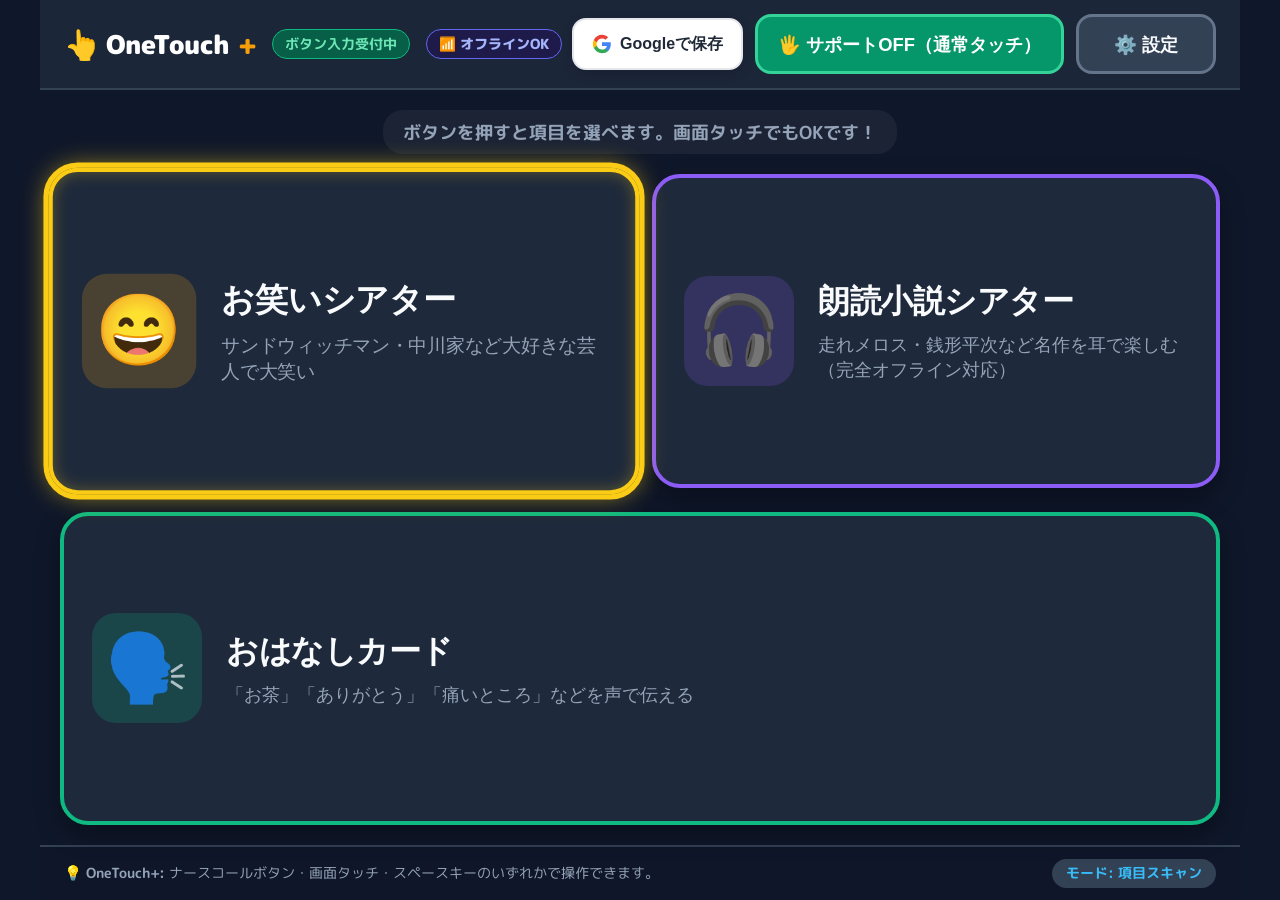
<file: index.html>
<!DOCTYPE html>
<html lang="ja">
<head>
  <meta charset="UTF-8">
  <meta name="viewport" content="width=device-width, initial-scale=1.0, maximum-scale=1.0, user-scalable=no">
  <title>OneTouch+（ワンタッチプラス）- ボタンひとつで楽しさと笑顔をプラス</title>
  <meta name="description" content="ナースコールボタンやワンタップで動画やお笑い、ゲーム、意思伝達が楽しめる介護・ベッドサイド向け支援ポータル">
  <meta name="theme-color" content="#2563eb">
  <link rel="icon" type="image/svg+xml" href="icon.svg">
  <link rel="manifest" href="manifest.json">
  <link rel="stylesheet" href="css/style.css">
  <link rel="preconnect" href="https://fonts.googleapis.com">
  <link rel="preconnect" href="https://fonts.gstatic.com" crossorigin>
  <link href="https://fonts.googleapis.com/css2?family=M+PLUS+Rounded+1c:wght@500;700;800;900&display=swap" rel="stylesheet">
  <!-- Google Identity Services -->
  <script src="https://accounts.google.com/gsi/client" async defer></script>
</head>
<body>
  <!-- クロスヘア走査線オーバーレイ -->
  <div id="crosshair-overlay" class="crosshair-overlay hidden">
    <div id="scan-line-horizontal" class="scan-line horizontal"></div>
    <div id="scan-line-vertical" class="scan-line vertical"></div>
    <div id="crosshair-target" class="crosshair-target hidden"></div>
  </div>

  <!-- メインコンテナ -->
  <div class="app-container">
    <!-- ヘッダー -->
    <header class="app-header">
      <div class="header-left">
        <h1 class="app-title"><span class="title-logo">👆</span> OneTouch<span class="title-plus">+</span></h1>
        <div id="input-status-badge" class="status-badge">ボタン入力受付中</div>
        <div id="offline-status-badge" class="offline-badge" title="インターネットがなくても動きます">📶 オフラインOK</div>
      </div>
      <div class="header-right">
        <!-- Google ドライブ保存・ログインボタン -->
        <button id="btn-google-auth" class="btn-google-auth" title="Googleアカウントで設定やデータを保存">
          <svg class="google-icon" viewBox="0 0 24 24" width="20" height="20">
            <path fill="#4285F4" d="M22.56 12.25c0-.78-.07-1.53-.2-2.25H12v4.26h5.92c-.26 1.37-1.04 2.53-2.21 3.31v2.77h3.57c2.08-1.92 3.28-4.74 3.28-8.09z"/>
            <path fill="#34A853" d="M12 23c2.97 0 5.46-.98 7.28-2.66l-3.57-2.77c-.98.66-2.23 1.06-3.71 1.06-2.86 0-5.29-1.93-6.16-4.53H2.18v2.84C3.99 20.53 7.7 23 12 23z"/>
            <path fill="#FBBC05" d="M5.84 14.09c-.22-.66-.35-1.36-.35-2.09s.13-1.43.35-2.09V7.06H2.18C1.43 8.55 1 10.22 1 12s.43 3.45 1.18 4.94l2.85-2.22.81-.63z"/>
            <path fill="#EA4335" d="M12 5.38c1.62 0 3.06.56 4.21 1.64l3.15-3.15C17.45 2.09 14.97 1 12 1 7.7 1 3.99 3.47 2.18 7.06l3.66 2.84c.87-2.6 3.3-4.52 6.16-4.52z"/>
          </svg>
          <span>Googleで保存</span>
        </button>

        <button id="btn-support-toggle" class="btn-support" data-action="toggle-support">🖐️ サポートOFF（通常タッチ）</button>
        <button id="btn-settings-toggle" class="btn-sub scannable" data-action="toggle-settings">⚙️ 設定</button>
      </div>
    </header>

    <!-- 設定モーダル/パネル -->
    <div id="settings-panel" class="settings-panel hidden">
      <div class="settings-content">
        <h2>操作・スキャン設定</h2>
        
        <div class="setting-item">
          <label>選択モード</label>
          <div class="setting-options">
            <button class="btn-opt scannable active" data-setting="mode" data-val="item">① 項目スキャン（順次枠移動）</button>
            <button class="btn-opt scannable" data-setting="mode" data-val="crosshair">② 十字線スキャン（上下左右のクロス）</button>
          </div>
        </div>

        <div class="setting-item">
          <label>スキャン速度（5段階）</label>
          <div class="setting-options speed-grid">
            <button class="btn-opt scannable" data-setting="speed" data-val="v-slowest">① 超ゆっくり（約5秒間隔 / 走査 最遅）</button>
            <button class="btn-opt scannable" data-setting="speed" data-val="v-slow">② ゆっくり（約3.5秒間隔 / 走査 遅）</button>
            <button class="btn-opt scannable active" data-setting="speed" data-val="v-normal">③ ふつう（約2.2秒間隔 / 走査 中）</button>
            <button class="btn-opt scannable" data-setting="speed" data-val="v-fast">④ やや速い（約1.5秒間隔 / 走査 やや速）</button>
            <button class="btn-opt scannable" data-setting="speed" data-val="v-fastest">⑤ 速い（約1.0秒間隔 / 走査 速）</button>
          </div>
        </div>

        <div class="setting-item">
          <label>おはなしカードの声の種類</label>
          <div class="setting-options">
            <button class="btn-opt scannable active" data-setting="voice-type" data-val="female">🌸 やさしい声（女性・ななみ）</button>
            <button class="btn-opt scannable" data-setting="voice-type" data-val="male">👔 おちついた声（男性・けいた）</button>
          </div>
        </div>

        <div class="setting-item">
          <label>効果音</label>
          <div class="setting-options">
            <button class="btn-opt scannable active" data-setting="sound" data-val="on">音を鳴らす 🔊</button>
            <button class="btn-opt scannable" data-setting="sound" data-val="off">消音 🔇</button>
          </div>
        </div>

        <div class="settings-actions">
          <button class="btn-primary scannable" data-action="close-settings">設定をとじる</button>
        </div>
      </div>
    </div>

    <!-- メインコンテンツ領域 -->
    <main class="app-main">
      <!-- 1. ホーム画面（メニュー） -->
      <section id="view-home" class="view-section active">
        <div class="section-intro">
          <p class="intro-tip">ボタンを押すと項目を選べます。画面タッチでもOKです！</p>
        </div>
        <div class="menu-grid">
          <button class="menu-card scannable color-video" data-view="video">
            <div class="card-icon">😄</div>
            <div class="card-body">
              <div class="card-title">お笑いシアター</div>
              <div class="card-desc">サンドウィッチマン・中川家など大好きな芸人で大笑い</div>
            </div>
          </button>

          <!-- 新設：朗読小説シアター（スロットと花火の代わり） -->
          <button class="menu-card scannable color-books" data-view="books">
            <div class="card-icon">🎧</div>
            <div class="card-body">
              <div class="card-title">朗読小説シアター</div>
              <div class="card-desc">走れメロス・銭形平次など名作を耳で楽しむ（完全オフライン対応）</div>
            </div>
          </button>

          <button class="menu-card scannable color-voice" data-view="voice" style="grid-column: span 2;">
            <div class="card-icon">🗣️</div>
            <div class="card-body">
              <div class="card-title">おはなしカード</div>
              <div class="card-desc">「お茶」「ありがとう」「痛いところ」などを声で伝える</div>
            </div>
          </button>
        </div>
      </section>

      <!-- 2. 動画シアター画面（お父さんのお笑いシアター方式） -->
      <section id="view-video" class="view-section">
        <!-- 芸人・スター選択画面 -->
        <div id="video-selector-screen">
          <div class="view-bar">
            <button class="btn-back scannable" data-action="back-home">◀ ホームへ戻る</button>
            <div class="view-title">お父さんのお笑いシアター</div>
            <div class="header-hint-badge">誰の動画を見ますか？</div>
          </div>

          <div class="video-comedian-grid" id="comedian-grid">
            <!-- 芸人・スターの特大カード一覧 -->
            <button class="comedian-card scannable card-sand" data-comedian="sand">
              <span class="c-icon">🎙️</span>
              <div class="c-info">
                <span class="c-name">サンドウィッチマン</span>
                <span class="c-desc">定番の爆笑コント＆漫才</span>
              </div>
            </button>

            <button class="comedian-card scannable card-nakagawa" data-comedian="nakagawake">
              <span class="c-icon">🚃</span>
              <div class="c-info">
                <span class="c-name">中川家</span>
                <span class="c-desc">電車のモノマネ・日常観察漫才</span>
              </div>
            </button>

            <button class="comedian-card scannable card-kamaitachi" data-comedian="kamaitachi">
              <span class="c-icon">😺</span>
              <div class="c-info">
                <span class="c-name">かまいたち</span>
                <span class="c-desc">軽快なコントと痛快トーク</span>
              </div>
            </button>

            <button class="comedian-card scannable card-chidori" data-comedian="chidori">
              <span class="c-icon">🦅</span>
              <div class="c-info">
                <span class="c-name">千鳥</span>
                <span class="c-desc">クセがすごい爆笑トーク＆漫才</span>
              </div>
            </button>

            <button class="comedian-card scannable card-knights" data-comedian="knights">
              <span class="c-icon">👓</span>
              <div class="c-info">
                <span class="c-name">ナイツ</span>
                <span class="c-desc">聞き取りやすく笑えるヤホー漫才</span>
              </div>
            </button>

            <button class="comedian-card scannable card-soshina" data-comedian="soshina">
              <span class="c-icon">⚡</span>
              <div class="c-info">
                <span class="c-name">粗品（霜降り明星）</span>
                <span class="c-desc">痛快フリップネタ＆ツッコミ</span>
              </div>
            </button>

            <button class="comedian-card scannable card-ohtani" data-comedian="ohtani">
              <span class="c-icon">⚾</span>
              <div class="c-info">
                <span class="c-name">大谷翔平</span>
                <span class="c-desc">豪快なホームラン＆名場面集</span>
              </div>
            </button>

            <button class="comedian-card scannable card-drifters" data-comedian="drifters">
              <span class="c-icon">📺</span>
              <div class="c-info">
                <span class="c-name">志村けん・ドリフ</span>
                <span class="c-desc">全員集合！懐かしの爆笑コント</span>
              </div>
            </button>

            <button class="comedian-card scannable card-songs" data-comedian="songs">
              <span class="c-icon">🎵</span>
              <div class="c-info">
                <span class="c-name">懐かしの昭和歌謡</span>
                <span class="c-desc">心に残る想い出のヒット曲</span>
              </div>
            </button>

            <button class="comedian-card scannable card-nature" data-comedian="nature">
              <span class="c-icon">🏞️</span>
              <div class="c-info">
                <span class="c-name">日本の絶景・鉄道</span>
                <span class="c-desc">美しい自然風景とローカル線</span>
              </div>
            </button>
          </div>
        </div>

        <!-- 2-B. 芸人の動画一覧選択画面（新設！） -->
        <div id="video-list-screen" class="hidden">
          <div class="view-bar">
            <button class="btn-back scannable" data-action="back-to-comedians">◀ 芸人を選び直す</button>
            <div class="theater-channel-badge" id="video-list-comedian-name">サンドウィッチマン</div>
            <div class="header-hint-badge">どの動画を見ますか？</div>
          </div>

          <div id="video-list-loading" class="video-loading-box hidden">
            <div class="loader-spinner"></div>
            <p>面白い動画を探しています...</p>
          </div>

          <!-- たくさんの動画カードが並ぶグリッド -->
          <div class="video-items-grid" id="video-items-container">
            <!-- JSで動的にサムネイル付きの特大動画カードが挿入される -->
          </div>
        </div>

        <!-- 2-C. 大画面動画プレイヤー画面 -->
        <div id="video-theater-screen" class="hidden">
          <div class="view-bar">
            <button class="btn-back scannable" data-action="back-to-video-list">◀ 動画一覧に戻る</button>
            <div class="theater-channel-badge" id="theater-channel-name">サンドウィッチマン</div>
            <button class="btn-action scannable" data-action="theater-next">⏭️ つぎの動画へ</button>
          </div>

          <div class="video-player-container">
            <div class="video-wrapper">
              <iframe id="video-frame" 
                      src="" 
                      title="シアタープレイヤー" 
                      frameborder="0" 
                      allow="accelerometer; autoplay; clipboard-write; encrypted-media; gyroscope; picture-in-picture" 
                      allowfullscreen>
              </iframe>
            </div>
            <div class="video-caption">
              <div class="caption-left">
                <h3 id="video-title">動画を読み込んでいます...</h3>
                <span id="video-index-badge" class="index-badge">動画 1 / 10</span>
              </div>
              <div class="caption-right">
                <button class="btn-theater-skip scannable" data-action="theater-next">⏭️ 次の動画へ（ボタンでスキップ）</button>
              </div>
            </div>
          </div>
        </div>
      </section>

      <!-- 3. 新設：朗読小説シアター画面（スロット・花火の代わり） -->
      <section id="view-books" class="view-section">
        <!-- 3-A. 作品選択画面 -->
        <div id="books-selector-screen">
          <div class="view-bar">
            <button class="btn-back scannable" data-action="back-home">◀ ホームへ戻る</button>
            <div class="view-title">朗読小説シアター</div>
            <div class="header-hint-badge">どの小説を聴きますか？</div>
          </div>

          <div class="books-grid" id="books-grid">
            <!-- JSで動的に作品カードが生成される -->
          </div>
        </div>

        <!-- 3-B. 朗読プレイヤー画面（超特大1行表示・弱視・複視配慮） -->
        <div id="books-player-screen" class="hidden">
          <div class="view-bar">
            <button class="btn-back scannable" data-action="back-to-books-list">◀ 本を選び直す</button>
            <div class="book-playing-badge" id="book-playing-title">走れメロス - 太宰 治</div>
            <button class="btn-action scannable" id="btn-book-play-toggle" data-action="book-toggle-play">
              ⏸️ 一時停止
            </button>
          </div>

          <!-- 超特大1行テキスト表示エリア（文字が二重に見える方でもくっきり読める） -->
          <div class="book-reader-container">
            <div class="book-sentence-display">
              <div id="book-current-sentence" class="large-sentence">
                物語を読み込んでいます...
              </div>
            </div>
            
            <div class="book-progress-bar-wrap">
              <div id="book-progress-fill" class="book-progress-fill" style="width: 0%;"></div>
            </div>
            <div id="book-progress-text" class="book-progress-text">第 1 節 / 全 24 節</div>

            <!-- 下部ワンタッチ操作バー（しおり・最初から読む対応） -->
            <div class="book-controls-bar">
              <button class="btn-book-ctrl btn-book-restart scannable" data-action="book-restart" title="この本を一番最初から再生します">
                ⏮️ 最初から読む
              </button>
              <button class="btn-book-ctrl scannable" data-action="book-rewind" title="1つ前の文に戻ります">
                ⏪ 前の文へ
              </button>
              <button class="btn-book-ctrl-main scannable" data-action="book-toggle-play" id="btn-book-ctrl-center">
                ⏯️ 停止 / 再開
              </button>
              <button class="btn-book-ctrl scannable" data-action="book-forward" title="次の文へ進みます">
                ⏭️ 次の文へ
              </button>
            </div>
          </div>
        </div>
      </section>

      <!-- 5. おはなしカード（意思伝達・ボイス）画面 -->
      <section id="view-voice" class="view-section">
        <div class="view-bar">
          <button class="btn-back scannable" data-action="back-home">◀ ホームへ戻る</button>
          <div class="view-title" id="voice-view-title">おはなしカード</div>
          <span class="hint-text" id="voice-view-hint">押すと声でお知らせします</span>
        </div>

        <!-- 基本カード群 -->
        <div id="voice-main-grid" class="voice-grid">
          <button class="voice-card scannable color-v1" data-voice-key="tea" data-phrase="お茶をください">
            <span class="v-icon">🍵</span>
            <span class="v-text">お茶をください</span>
          </button>

          <button class="voice-card scannable color-v2" data-voice-key="thanks" data-phrase="ありがとうございます">
            <span class="v-icon">🙏</span>
            <span class="v-text">ありがとう</span>
          </button>

          <button class="voice-card scannable color-v3" data-voice-key="tv" data-phrase="テレビをつけてください">
            <span class="v-icon">📺</span>
            <span class="v-text">テレビをつけて</span>
          </button>

          <button class="voice-card scannable color-v4" data-voice-key="yes" data-phrase="はい、そうです">
            <span class="v-icon">⭕</span>
            <span class="v-text">はい</span>
          </button>

          <button class="voice-card scannable color-v5" data-voice-key="no" data-phrase="いいえ、ちがいます">
            <span class="v-icon">❌</span>
            <span class="v-text">いいえ</span>
          </button>

          <!-- 痛いですボタン（押すと部位選択へ切り替え） -->
          <button class="voice-card scannable color-v6" data-action="open-pain-menu" data-voice-key="pain" data-phrase="痛いです、助けてください">
            <span class="v-icon">⚡</span>
            <span class="v-text">痛いです ➔</span>
          </button>

          <button class="voice-card scannable color-v7" data-voice-key="turn" data-phrase="体の向きを変えてください">
            <span class="v-icon">🛌</span>
            <span class="v-text">向きを変えて</span>
          </button>

          <button class="voice-card scannable color-v8" data-voice-key="call" data-phrase="呼んでいます、来てください">
            <span class="v-icon">🔔</span>
            <span class="v-text">呼出ベル</span>
          </button>
        </div>

        <!-- 痛い部位選択カード群（最初は非表示） -->
        <div id="voice-pain-grid" class="voice-grid hidden">
          <button class="voice-card scannable color-back" data-action="back-to-main-voice">
            <span class="v-icon">◀</span>
            <span class="v-text">もどる</span>
          </button>

          <button class="voice-card scannable color-v6" data-voice-key="pain_head" data-phrase="頭が痛いです">
            <span class="v-icon">🧠</span>
            <span class="v-text">あたま</span>
          </button>

          <button class="voice-card scannable color-v6" data-voice-key="pain_stomach" data-phrase="お腹や胸が痛いです">
            <span class="v-icon">🫁</span>
            <span class="v-text">おなか・むね</span>
          </button>

          <!-- 膀胱炎・尿結石・下腹部痛 -->
          <button class="voice-card scannable color-v6" data-voice-key="pain_urine" data-phrase="おしっこのあたり、下腹部が痛いです">
            <span class="v-icon">💧</span>
            <span class="v-text">おしっこ・下腹部</span>
          </button>

          <button class="voice-card scannable color-v6" data-voice-key="pain_arm" data-phrase="手や腕が痛いです">
            <span class="v-icon">🦾</span>
            <span class="v-text">て・うで</span>
          </button>

          <button class="voice-card scannable color-v6" data-voice-key="pain_leg" data-phrase="足や腰が痛いです">
            <span class="v-icon">🦵</span>
            <span class="v-text">あし・こし</span>
          </button>

          <button class="voice-card scannable color-v6" data-voice-key="pain_back" data-phrase="背中やお尻が痛いです">
            <span class="v-icon">🛌</span>
            <span class="v-text">せなか・おしり</span>
          </button>

          <button class="voice-card scannable color-v6" data-voice-key="pain_general" data-phrase="全身が痛いです">
            <span class="v-icon">😣</span>
            <span class="v-text">ぜんぶ痛い</span>
          </button>
        </div>

        <div id="voice-last-spoken" class="voice-last-spoken hidden">
          発話中: <span id="voice-text-display"></span>
        </div>
      </section>
    </main>

    <!-- 下部インジケーター・ガイド -->
    <footer class="app-footer">
      <div class="footer-hint">
        💡 <strong>OneTouch+:</strong> ナースコールボタン・画面タッチ・スペースキーのいずれかで操作できます。
      </div>
      <div id="scan-mode-indicator" class="scan-indicator">モード: 項目スキャン</div>
    </footer>
  </div>

  <!-- Google ドライブ連携・ログインモーダル -->
  <div id="google-auth-modal" class="settings-panel hidden">
    <div class="settings-content">
      <h2>☁️ Google ドライブにデータを保存</h2>
      
      <div id="auth-unregistered-view">
        <p style="font-size: 1.1rem; line-height: 1.6; color: #cbd5e1;">
          Googleアカウントでログインすると、お父さんの<strong>お気に入り動画・スキャン速度・設定</strong>が、あなた専用の<strong>Googleドライブ</strong>に安全に保存・自動同期されます！
        </p>
        
        <div class="drive-features-list">
          <div class="feature-badge">🔒 <strong>安心のセキュリティ</strong>: データはご自身のGoogleドライブ内のみに保存され、他者に見られることはありません。</div>
          <div class="feature-badge">📱 <strong>どこでも同期</strong>: 別のタブレットやスマホからログインしても、同じ設定やお気に入りで楽しめます。</div>
          <div class="feature-badge">👤 <strong>ゲストのままでもOK</strong>: ログインしなくても、そのまま手軽にお使いいただけます。</div>
        </div>

        <div class="settings-actions" style="display: flex; flex-direction: column; gap: 12px; margin-top: 20px;">
          <button id="btn-save-client-id-login" class="btn-primary" style="font-size: 1.3rem; padding: 16px; display: flex; align-items: center; justify-content: center; gap: 10px;">
            <svg viewBox="0 0 24 24" width="24" height="24">
              <path fill="#fff" d="M22.56 12.25c0-.78-.07-1.53-.2-2.25H12v4.26h5.92c-.26 1.37-1.04 2.53-2.21 3.31v2.77h3.57c2.08-1.92 3.28-4.74 3.28-8.09z"/>
              <path fill="#fff" d="M12 23c2.97 0 5.46-.98 7.28-2.66l-3.57-2.77c-.98.66-2.23 1.06-3.71 1.06-2.86 0-5.29-1.93-6.16-4.53H2.18v2.84C3.99 20.53 7.7 23 12 23z"/>
              <path fill="#fff" d="M5.84 14.09c-.22-.66-.35-1.36-.35-2.09s.13-1.43.35-2.09V7.06H2.18C1.43 8.55 1 10.22 1 12s.43 3.45 1.18 4.94l2.85-2.22.81-.63z"/>
              <path fill="#fff" d="M12 5.38c1.62 0 3.06.56 4.21 1.64l3.15-3.15C17.45 2.09 14.97 1 12 1 7.7 1 3.99 3.47 2.18 7.06l3.66 2.84c.87-2.6 3.3-4.52 6.16-4.52z"/>
            </svg>
            Googleでログインする
          </button>
          <button id="btn-demo-login" class="btn-sub" style="border-color: #3b82f6; color: #60a5fa; font-size: 1.1rem; padding: 12px;">デモログイン（お試し体験）</button>
        </div>
      </div>

      <div id="auth-registered-view" class="hidden">
        <div style="display: flex; align-items: center; gap: 16px; background: #0f172a; padding: 16px; border-radius: 16px; border: 2px solid #334155;">
          <img id="auth-user-avatar" src="icon.svg" style="width: 60px; height: 60px; border-radius: 50%;" alt="user">
          <div>
            <div id="auth-user-name" style="font-size: 1.3rem; font-weight: 800; color: #fff;">ユーザー名</div>
            <div style="font-size: 0.95rem; color: #10b981; font-weight: 700; margin-top: 4px;">☁️ Googleドライブ同期中</div>
          </div>
        </div>

        <div style="margin-top: 20px; display: flex; gap: 12px;">
          <button id="btn-manual-sync" class="btn-primary" style="flex: 1;">今すぐ同期（保存）</button>
          <button id="btn-google-logout" class="btn-sub" style="flex: 1; border-color: #ef4444; color: #f87171;">ログアウト</button>
        </div>
      </div>

      <div style="margin-top: 14px;">
        <button id="btn-close-auth-modal" class="btn-sub" style="width: 100%;">とじる</button>
      </div>
    </div>
  </div>

  <!-- スクリプト読み込み -->
  <script src="js/audio.js"></script>
  <script src="js/books-data.js"></script>
  <script src="js/drive.js"></script>
  <script src="js/scanner.js"></script>
  <script src="js/app.js"></script>
  <!-- Service Worker 登録（完全オフライン対応 & 自動更新） -->
  <script>
    if ('serviceWorker' in navigator) {
      window.addEventListener('load', () => {
        navigator.serviceWorker.register('./sw.js')
          .then((reg) => {
            console.log('OneTouch+ Service Worker registered:', reg.scope);
            // 最新コードを常にチェック
            reg.update();
            const badge = document.getElementById('offline-status-badge');
            if (badge) {
              badge.textContent = '📶 オフラインOK';
              badge.style.borderColor = '#10b981';
              badge.style.color = '#6ee7b7';
            }
          })
          .catch((err) => console.warn('Service Worker registration failed:', err));
      });

      // オンライン・オフライン検知
      window.addEventListener('offline', () => {
        const badge = document.getElementById('offline-status-badge');
        if (badge) {
          badge.textContent = '📴 オフライン動作中';
          badge.style.backgroundColor = '#7f1d1d';
          badge.style.borderColor = '#f87171';
          badge.style.color = '#fecaca';
        }
      });

      window.addEventListener('online', () => {
        const badge = document.getElementById('offline-status-badge');
        if (badge) {
          badge.textContent = '📶 オンライン復帰';
          setTimeout(() => {
            badge.textContent = '📶 オフラインOK';
            badge.style.backgroundColor = '#1e1b4b';
            badge.style.borderColor = '#6366f1';
            badge.style.color = '#a5b4fc';
          }, 3000);
        }
      });
    }
  </script>
</body>
</html>
</file>
<file: css/style.css>
/* ========================================================
   ワンボタン・ポータル スタイルシート
   高視認性・タブレット（Fire HD 10 / iPad）最適化
   ======================================================== */

:root {
  --primary-color: #2563eb;
  --primary-hover: #1d4ed8;
  --accent-color: #f59e0b;
  --bg-color: #0f172a;
  --card-bg: #1e293b;
  --card-border: #334155;
  --text-main: #f8fafc;
  --text-muted: #94a3b8;
  
  /* スキャン強調色 */
  --scan-highlight-color: #facc15;
  --scan-highlight-shadow: rgba(250, 204, 21, 0.7);

  /* クロスヘア走査線色 */
  --crosshair-line-color: #06b6d4;
  --crosshair-active-color: #f43f5e;
}

* {
  box-sizing: border-box;
  margin: 0;
  padding: 0;
  -webkit-tap-highlight-color: transparent;
  user-select: none;
}

body {
  font-family: 'M PLUS Rounded 1c', -apple-system, BlinkMacSystemFont, "Segoe UI", Roboto, sans-serif;
  background-color: var(--bg-color);
  color: var(--text-main);
  min-height: 100vh;
  overflow-x: hidden;
  touch-action: manipulation;
}

/* アプリ全体レイアウト */
.app-container {
  display: flex;
  flex-direction: column;
  min-height: 100vh;
  max-width: 1200px;
  margin: 0 auto;
  position: relative;
  z-index: 10;
}

/* ヘッダー */
.app-header {
  display: flex;
  justify-content: space-between;
  align-items: center;
  padding: 14px 24px;
  background-color: rgba(30, 41, 59, 0.9);
  backdrop-filter: blur(8px);
  border-bottom: 2px solid var(--card-border);
}

.header-left {
  display: flex;
  align-items: center;
  gap: 16px;
}

.app-title {
  font-size: 1.6rem;
  font-weight: 900;
  color: #fff;
  letter-spacing: -0.5px;
  display: flex;
  align-items: center;
  gap: 6px;
}

.title-logo {
  font-size: 1.8rem;
}

.title-plus {
  color: #f59e0b; /* 鮮やかなオレンジゴールドのプラス */
  font-weight: 900;
  margin-left: 2px;
}

.status-badge {
  background-color: #065f46;
  color: #6ee7b7;
  padding: 4px 12px;
  border-radius: 9999px;
  font-size: 0.85rem;
  font-weight: 700;
  border: 1px solid #10b981;
}

.offline-badge {
  background-color: #1e1b4b;
  color: #a5b4fc;
  padding: 4px 12px;
  border-radius: 9999px;
  font-size: 0.85rem;
  font-weight: 800;
  border: 1px solid #6366f1;
  display: flex;
  align-items: center;
  gap: 4px;
}

.header-right {
  display: flex;
  align-items: center;
  gap: 12px;
}

.btn-support {
  background-color: #059669;
  color: #fff;
  border: 3px solid #34d399;
  min-height: 60px;
  padding: 10px 20px;
  border-radius: 16px;
  font-size: 1.15rem;
  font-weight: 800;
  cursor: pointer;
  display: flex;
  align-items: center;
  justify-content: center;
  transition: all 0.2s ease;
}

.btn-support.off {
  background-color: #dc2626;
  border-color: #f87171;
  box-shadow: 0 0 15px rgba(220, 38, 38, 0.5);
}

.color-back {
  border-color: #64748b !important;
  background-color: #334155 !important;
}

.btn-sub {
  background-color: #334155;
  color: var(--text-main);
  border: 3px solid #64748b;
  min-height: 60px;
  min-width: 140px;
  padding: 10px 22px;
  border-radius: 16px;
  font-size: 1.15rem;
  font-weight: 800;
  cursor: pointer;
  display: flex;
  align-items: center;
  justify-content: center;
  transition: all 0.2s ease;
}

/* メイン領域 */
.app-main {
  flex: 1;
  padding: 20px;
  display: flex;
  flex-direction: column;
}

.view-section {
  display: none;
  flex-direction: column;
  flex: 1;
  animation: fadeIn 0.3s ease;
}

.view-section.active {
  display: flex;
}

@keyframes fadeIn {
  from { opacity: 0; transform: translateY(6px); }
  to { opacity: 1; transform: translateY(0); }
}

/* イントロ・案内 */
.section-intro {
  text-align: center;
  margin-bottom: 20px;
}

.intro-tip {
  font-size: 1.15rem;
  font-weight: 700;
  color: var(--text-muted);
  background-color: rgba(255, 255, 255, 0.05);
  display: inline-block;
  padding: 8px 20px;
  border-radius: 20px;
}

/* ========================================================
   スキャン対象（scannable）とフォーカス枠アニメーション
   ======================================================== */
.scannable {
  position: relative;
  transition: transform 0.2s ease, box-shadow 0.2s ease, border-color 0.2s ease;
  outline: none;
}

/* 項目スキャンで選択枠が当たっている時 */
.scannable.scan-focused {
  outline: 5px solid var(--scan-highlight-color) !important;
  box-shadow: 0 0 25px var(--scan-highlight-shadow), inset 0 0 15px rgba(250, 204, 21, 0.3) !important;
  transform: scale(1.04) !important;
  z-index: 50;
  border-color: #facc15 !important;
  animation: pulseScan 0.9s infinite alternate;
}

@keyframes pulseScan {
  0% { transform: scale(1.02); box-shadow: 0 0 15px var(--scan-highlight-shadow); }
  100% { transform: scale(1.06); box-shadow: 0 0 35px var(--scan-highlight-shadow); }
}

/* ========================================================
   クロスヘア（XY走査線・ポイントスキャン）
   ======================================================== */
.crosshair-overlay {
  position: fixed;
  top: 0;
  left: 0;
  width: 100vw;
  height: 100vh;
  pointer-events: none;
  z-index: 9999;
}

.crosshair-overlay.hidden {
  display: none;
}

.scan-line {
  position: absolute;
  box-shadow: 0 0 12px var(--crosshair-line-color);
  transition: opacity 0.2s;
}

.scan-line.horizontal {
  left: 0;
  width: 100%;
  height: 4px;
  background: linear-gradient(90deg, rgba(6, 182, 212, 0.2), #06b6d4 50%, rgba(6, 182, 212, 0.2));
  top: 0;
}

.scan-line.vertical {
  top: 0;
  height: 100%;
  width: 4px;
  background: linear-gradient(180deg, rgba(6, 182, 212, 0.2), #06b6d4 50%, rgba(6, 182, 212, 0.2));
  left: 0;
}

.scan-line.locked {
  background: #f43f5e !important;
  box-shadow: 0 0 16px #f43f5e !important;
  height: 5px;
  width: 5px;
}
.scan-line.horizontal.locked { width: 100%; height: 5px; }
.scan-line.vertical.locked { height: 100%; width: 5px; }

/* 交点ターゲット表示（波紋エフェクト） */
.crosshair-target {
  position: absolute;
  width: 40px;
  height: 40px;
  border-radius: 50%;
  border: 4px solid #f43f5e;
  transform: translate(-50%, -50%);
  animation: targetRipple 0.6s ease-out forwards;
  pointer-events: none;
}

@keyframes targetRipple {
  0% { transform: translate(-50%, -50%) scale(0.3); opacity: 1; }
  100% { transform: translate(-50%, -50%) scale(2.2); opacity: 0; border-color: #facc15; }
}

/* ========================================================
   1. メニュー画面（カードグリッド）- 超大型ボタンデザイン
   ======================================================== */
.menu-grid {
  display: grid;
  grid-template-columns: repeat(2, 1fr);
  gap: 24px;
  flex: 1;
  align-content: stretch;
}

@media (max-width: 680px) {
  .menu-grid {
    grid-template-columns: 1fr;
  }
}

.menu-card {
  display: flex;
  align-items: center;
  min-height: 200px; /* 高さを大幅に拡大！走査線が長く滞在できる */
  padding: 30px 28px;
  background-color: var(--card-bg);
  border: 4px solid var(--card-border);
  border-radius: 28px;
  color: var(--text-main);
  text-align: left;
  cursor: pointer;
  gap: 24px;
  box-shadow: 0 10px 25px rgba(0, 0, 0, 0.35);
}

.card-icon {
  font-size: 4.2rem;
  background: rgba(255, 255, 255, 0.08);
  width: 110px;
  height: 110px;
  display: flex;
  align-items: center;
  justify-content: center;
  border-radius: 24px;
  flex-shrink: 0;
}

.card-body {
  display: flex;
  flex-direction: column;
  gap: 8px;
}

.card-title {
  font-size: 2rem;
  font-weight: 900;
  letter-spacing: -0.5px;
}

.card-desc {
  font-size: 1.15rem;
  color: var(--text-muted);
}

/* カード固有アクセント */
.color-video { border-color: #f59e0b; }
.color-video .card-icon { background: rgba(245, 158, 11, 0.2); }

.color-books { border-color: #8b5cf6; }
.color-books .card-icon { background: rgba(139, 92, 246, 0.2); }

.color-voice { border-color: #10b981; }
.color-voice .card-icon { background: rgba(16, 185, 129, 0.2); }

/* ========================================================
   共通バー（戻るボタンなど）- 大型化
   ======================================================== */
.view-bar {
  display: flex;
  justify-content: space-between;
  align-items: center;
  margin-bottom: 20px;
  gap: 16px;
}

.btn-back {
  background-color: #475569;
  color: #fff;
  border: 3px solid #94a3b8;
  min-height: 75px;
  min-width: 180px;
  padding: 12px 28px;
  border-radius: 18px;
  font-size: 1.3rem;
  font-weight: 800;
  cursor: pointer;
  display: flex;
  align-items: center;
  justify-content: center;
}

.view-title {
  font-size: 1.6rem;
  font-weight: 800;
  color: #e2e8f0;
}

.btn-action {
  background-color: #0284c7;
  color: #fff;
  border: 3px solid #38bdf8;
  min-height: 75px;
  min-width: 200px;
  padding: 12px 28px;
  border-radius: 18px;
  font-size: 1.3rem;
  font-weight: 800;
  cursor: pointer;
  display: flex;
  align-items: center;
  justify-content: center;
}

/* ========================================================
   2-B. 芸人の動画一覧（サムネイル選択）
   ======================================================== */
.video-items-grid {
  display: grid;
  grid-template-columns: repeat(2, 1fr);
  gap: 20px;
  flex: 1;
}

@media (max-width: 768px) {
  .video-items-grid {
    grid-template-columns: 1fr;
  }
}

.video-item-card {
  display: flex;
  align-items: center;
  gap: 20px;
  background-color: var(--card-bg);
  border: 4px solid var(--card-border);
  border-radius: 24px;
  padding: 16px 20px;
  color: var(--text-main);
  text-align: left;
  cursor: pointer;
  min-height: 140px; /* 特大サイズで走査線がゆったり滞在 */
  box-shadow: 0 8px 24px rgba(0, 0, 0, 0.35);
  transition: all 0.2s ease;
}

.video-thumb-box {
  position: relative;
  width: 160px;
  height: 100px;
  border-radius: 16px;
  overflow: hidden;
  background-color: #0f172a;
  flex-shrink: 0;
  border: 2px solid #475569;
}

.video-thumb-img {
  width: 100%;
  height: 100%;
  object-fit: cover;
}

.video-play-badge {
  position: absolute;
  inset: 0;
  display: flex;
  align-items: center;
  justify-content: center;
  background: rgba(0, 0, 0, 0.4);
  font-size: 2rem;
  color: #fff;
  transition: transform 0.2s ease;
}

.video-item-card:hover .video-play-badge {
  transform: scale(1.15);
  background: rgba(245, 158, 11, 0.5);
}

.video-item-info {
  display: flex;
  flex-direction: column;
  gap: 8px;
  flex: 1;
}

.video-item-title {
  font-size: 1.35rem;
  font-weight: 800;
  line-height: 1.4;
  color: #f8fafc;
  display: -webkit-box;
  -webkit-line-clamp: 2;
  -webkit-box-orient: vertical;
  overflow: hidden;
}

.video-play-label {
  font-size: 0.95rem;
  font-weight: 700;
  color: #f59e0b;
  display: flex;
  align-items: center;
  gap: 4px;
}

.video-loading-box {
  display: flex;
  flex-direction: column;
  align-items: center;
  justify-content: center;
  padding: 40px;
  color: #f59e0b;
  font-size: 1.3rem;
  font-weight: 800;
  gap: 16px;
}

.loader-spinner {
  border: 5px solid rgba(245, 158, 11, 0.2);
  border-top-color: #f59e0b;
  border-radius: 50%;
  width: 50px;
  height: 50px;
  animation: spin 0.8s linear infinite;
}

@keyframes spin {
  to { transform: rotate(360deg); }
}
.video-comedian-grid {
  display: grid;
  grid-template-columns: repeat(2, 1fr);
  gap: 20px;
  flex: 1;
}

@media (max-width: 680px) {
  .video-comedian-grid {
    grid-template-columns: 1fr;
  }
}

.comedian-card {
  display: flex;
  align-items: center;
  min-height: 140px; /* 特大サイズで走査線がゆったり乗る */
  padding: 24px 22px;
  background-color: var(--card-bg);
  border: 4px solid var(--card-border);
  border-radius: 24px;
  color: var(--text-main);
  text-align: left;
  cursor: pointer;
  gap: 20px;
  box-shadow: 0 8px 24px rgba(0, 0, 0, 0.3);
}

.c-icon {
  font-size: 3.5rem;
  background: rgba(255, 255, 255, 0.08);
  width: 85px;
  height: 85px;
  display: flex;
  align-items: center;
  justify-content: center;
  border-radius: 20px;
  flex-shrink: 0;
}

.c-info {
  display: flex;
  flex-direction: column;
  gap: 6px;
}

.c-name {
  font-size: 1.6rem;
  font-weight: 900;
  color: #fff;
}

.c-desc {
  font-size: 1.05rem;
  color: var(--text-muted);
}

/* 芸人カードの個別アクセントカラー */
.card-sand { border-color: #f59e0b; }
.card-sand .c-icon { background: rgba(245, 158, 11, 0.2); }

.card-nakagawa { border-color: #3b82f6; }
.card-nakagawa .c-icon { background: rgba(59, 130, 246, 0.2); }

.card-kamaitachi { border-color: #f43f5e; }
.card-kamaitachi .c-icon { background: rgba(244, 63, 94, 0.2); }

.card-chidori { border-color: #10b981; }
.card-chidori .c-icon { background: rgba(16, 185, 129, 0.2); }

.card-knights { border-color: #a855f7; }
.card-knights .c-icon { background: rgba(168, 85, 247, 0.2); }

.card-soshina { border-color: #6366f1; }
.card-soshina .c-icon { background: rgba(99, 102, 241, 0.2); }

.card-ohtani { border-color: #06b6d4; }
.card-ohtani .c-icon { background: rgba(6, 182, 212, 0.2); }

.card-drifters { border-color: #ef4444; }
.card-drifters .c-icon { background: rgba(239, 68, 68, 0.2); }

.card-songs { border-color: #ec4899; }
.card-songs .c-icon { background: rgba(236, 72, 153, 0.2); }

.card-nature { border-color: #14b8a6; }
.card-nature .c-icon { background: rgba(20, 184, 166, 0.2); }

.header-hint-badge {
  background-color: #f59e0b;
  color: #000;
  font-weight: 800;
  padding: 8px 18px;
  border-radius: 9999px;
  font-size: 1.1rem;
}

.theater-channel-badge {
  background: linear-gradient(135deg, #f59e0b, #d97706);
  color: #000;
  font-weight: 900;
  font-size: 1.4rem;
  padding: 8px 24px;
  border-radius: 16px;
  border: 2px solid #fbbf24;
}

.video-caption {
  padding: 18px 24px;
  background-color: #1e293b;
  display: flex;
  justify-content: space-between;
  align-items: center;
  gap: 20px;
}

.caption-left {
  display: flex;
  flex-direction: column;
  gap: 6px;
}

.index-badge {
  color: #f59e0b;
  font-weight: 700;
  font-size: 1rem;
}

.btn-theater-skip {
  background: linear-gradient(135deg, #2563eb, #1d4ed8);
  color: #fff;
  border: 3px solid #60a5fa;
  min-height: 70px;
  padding: 12px 32px;
  border-radius: 20px;
  font-size: 1.3rem;
  font-weight: 900;
  cursor: pointer;
  box-shadow: 0 6px 20px rgba(37, 99, 235, 0.4);
}

.video-player-container {
  display: flex;
  flex-direction: column;
  flex: 1;
  background-color: #000;
  border-radius: 20px;
  overflow: hidden;
  border: 3px solid #334155;
}

.video-wrapper {
  position: relative;
  padding-bottom: 56.25%; /* 16:9比率 */
  height: 0;
}

.video-wrapper iframe {
  position: absolute;
  top: 0;
  left: 0;
  width: 100%;
  height: 100%;
}

.video-caption {
  padding: 16px 20px;
  background-color: #1e293b;
  display: flex;
  justify-content: space-between;
  align-items: center;
}

.video-caption h3 {
  font-size: 1.2rem;
  font-weight: 800;
  color: #f1f5f9;
}

.video-caption p {
  font-size: 0.9rem;
  color: #fbbf24;
  font-weight: 700;
}

/* ========================================================
   3. 朗読小説シアター（複視・弱視配慮 特大1行表示）
   ======================================================== */
.books-grid {
  display: grid;
  grid-template-columns: repeat(2, 1fr);
  gap: 20px;
  flex: 1;
}

@media (max-width: 768px) {
  .books-grid {
    grid-template-columns: 1fr;
  }
}

.book-card {
  display: flex;
  align-items: center;
  min-height: 140px;
  padding: 24px 22px;
  background-color: var(--card-bg);
  border: 4px solid #8b5cf6;
  border-radius: 24px;
  color: var(--text-main);
  text-align: left;
  cursor: pointer;
  gap: 20px;
  box-shadow: 0 8px 24px rgba(0, 0, 0, 0.35);
  transition: all 0.2s ease;
}

.b-icon {
  font-size: 3.5rem;
  background: rgba(139, 92, 246, 0.2);
  width: 85px;
  height: 85px;
  display: flex;
  align-items: center;
  justify-content: center;
  border-radius: 20px;
  flex-shrink: 0;
}

.b-info {
  display: flex;
  flex-direction: column;
  gap: 6px;
}

.b-title {
  font-size: 1.7rem;
  font-weight: 900;
  color: #fff;
}

.b-author {
  font-size: 1.15rem;
  font-weight: 700;
  color: #c4b5fd;
}

.b-genre {
  font-size: 0.95rem;
  color: var(--text-muted);
}

.b-bookmark-badge {
  display: inline-flex;
  align-items: center;
  gap: 6px;
  background-color: #312e81;
  color: #a5b4fc;
  border: 1.5px solid #6366f1;
  padding: 4px 10px;
  border-radius: 10px;
  font-size: 0.9rem;
  font-weight: 800;
  margin-top: 4px;
}

.b-mini-progress {
  width: 100%;
  height: 6px;
  background-color: #334155;
  border-radius: 9999px;
  overflow: hidden;
  margin-top: 6px;
}

.b-mini-progress-fill {
  height: 100%;
  background: linear-gradient(90deg, #6366f1, #38bdf8);
  border-radius: 9999px;
}

/* 朗読プレイヤー画面 */
.book-playing-badge {
  background: linear-gradient(135deg, #7c3aed, #6d28d9);
  color: #fff;
  font-weight: 900;
  font-size: 1.3rem;
  padding: 10px 24px;
  border-radius: 16px;
  border: 2px solid #a78bfa;
}

.book-reader-container {
  display: flex;
  flex-direction: column;
  flex: 1;
  background-color: #030712; /* 完全な漆黒で文字を際立たせる */
  border-radius: 24px;
  border: 4px solid #4c1d95;
  padding: 30px;
  justify-content: space-between;
  box-shadow: 0 12px 30px rgba(0, 0, 0, 0.5);
  min-height: 440px;
}

/* 【最重要】文字がブレて二重に見える方でもくっきり読める超特大1行表示 */
.book-sentence-display {
  display: flex;
  align-items: center;
  justify-content: center;
  flex: 1;
  text-align: center;
  padding: 20px;
}

.large-sentence {
  font-size: 2.5rem; /* 超特大サイズ！ */
  font-weight: 900;
  line-height: 1.6;
  color: #fde047; /* 目に優しくコントラストの高い黄金イエロー */
  text-shadow: 0 0 20px rgba(253, 224, 71, 0.3);
  letter-spacing: 0.05em;
  transition: opacity 0.3s ease, transform 0.3s ease;
}

@media (max-width: 768px) {
  .large-sentence {
    font-size: 1.8rem;
  }
}

.book-progress-bar-wrap {
  width: 100%;
  height: 10px;
  background-color: #1e1b4b;
  border-radius: 9999px;
  overflow: hidden;
  margin: 16px 0;
}

.book-progress-fill {
  height: 100%;
  background: linear-gradient(90deg, #8b5cf6, #f59e0b);
  border-radius: 9999px;
  transition: width 0.3s linear;
}

.book-progress-text {
  text-align: center;
  font-size: 1.15rem;
  font-weight: 800;
  color: #fde047;
  margin-bottom: 16px;
  letter-spacing: 0.05em;
}

.book-controls-bar {
  display: flex;
  gap: 14px;
  align-items: center;
  justify-content: center;
  flex-wrap: wrap;
}

.btn-book-ctrl {
  background-color: #1e293b;
  color: #e2e8f0;
  border: 3px solid #475569;
  min-height: 70px;
  padding: 12px 20px;
  border-radius: 18px;
  font-size: 1.15rem;
  font-weight: 800;
  cursor: pointer;
  transition: all 0.2s ease;
}

.btn-book-restart {
  background-color: #27272a;
  border-color: #f59e0b;
  color: #fef3c7;
}

.btn-book-restart:hover {
  background-color: #78350f;
  border-color: #fbbf24;
}

.btn-book-ctrl-main {
  background: linear-gradient(135deg, #7c3aed, #5b21b6);
  color: white;
  border: 4px solid #a78bfa;
  min-height: 85px;
  min-width: 220px;
  padding: 14px 32px;
  border-radius: 22px;
  font-size: 1.5rem;
  font-weight: 900;
  cursor: pointer;
  box-shadow: 0 8px 24px rgba(124, 58, 237, 0.45);
}

/* ========================================================
   5. おはなしカード（意思伝達・ボイス）- 特大化
   ======================================================== */
.voice-grid {
  display: grid;
  grid-template-columns: repeat(2, 1fr);
  gap: 20px;
  flex: 1;
}

@media (min-width: 900px) {
  .voice-grid {
    grid-template-columns: repeat(4, 1fr);
  }
}

.voice-card {
  display: flex;
  flex-direction: column;
  align-items: center;
  justify-content: center;
  min-height: 160px; /* 高さを大幅に拡大！ */
  padding: 24px 16px;
  background-color: var(--card-bg);
  border: 4px solid var(--card-border);
  border-radius: 24px;
  color: var(--text-main);
  cursor: pointer;
  gap: 12px;
  text-align: center;
}

.v-icon {
  font-size: 3.8rem;
}

.v-text {
  font-size: 1.5rem;
  font-weight: 800;
}

.color-v1 { border-color: #10b981; } /* お茶 */
.color-v2 { border-color: #f59e0b; } /* ありがとう */
.color-v3 { border-color: #3b82f6; } /* テレビ */
.color-v4 { border-color: #06b6d4; } /* はい */
.color-v5 { border-color: #ec4899; } /* いいえ */
.color-v6 { border-color: #ef4444; } /* 痛い */
.color-v7 { border-color: #8b5cf6; } /* 向きを変えて */
.color-v8 { border-color: #eab308; background: rgba(234, 179, 8, 0.1); } /* 呼出 */

.voice-last-spoken {
  margin-top: 14px;
  background-color: #065f46;
  color: #6ee7b7;
  padding: 10px 20px;
  border-radius: 12px;
  font-size: 1.1rem;
  font-weight: 700;
  text-align: center;
}

/* ========================================================
   設定パネル
   ======================================================== */
.settings-panel {
  position: fixed;
  top: 0;
  left: 0;
  width: 100%;
  height: 100%;
  background: rgba(0, 0, 0, 0.85);
  backdrop-filter: blur(10px);
  z-index: 1000;
  display: flex;
  align-items: center;
  justify-content: center;
  padding: 20px;
}

.settings-panel.hidden {
  display: none;
}

.settings-content {
  background-color: #1e293b;
  border: 3px solid #475569;
  border-radius: 24px;
  padding: 30px;
  max-width: 600px;
  width: 100%;
  display: flex;
  flex-direction: column;
  gap: 24px;
}

.settings-content h2 {
  font-size: 1.6rem;
  font-weight: 900;
  color: #38bdf8;
  border-bottom: 2px solid #334155;
  padding-bottom: 12px;
}

.setting-item label {
  display: block;
  font-size: 1.1rem;
  font-weight: 800;
  margin-bottom: 10px;
  color: #e2e8f0;
}

.setting-options {
  display: flex;
  flex-direction: column;
  gap: 8px;
}

.btn-opt {
  background-color: #0f172a;
  color: #cbd5e1;
  border: 2px solid #334155;
  padding: 12px 18px;
  border-radius: 14px;
  font-size: 1rem;
  font-weight: 700;
  text-align: left;
  cursor: pointer;
}

.btn-opt.active {
  background-color: #2563eb;
  border-color: #60a5fa;
  color: #fff;
  font-weight: 900;
}

.btn-primary {
  background-color: #10b981;
  color: white;
  border: 2px solid #34d399;
  padding: 14px 28px;
  border-radius: 16px;
  font-size: 1.2rem;
  font-weight: 800;
  cursor: pointer;
  width: 100%;
}

/* ========================================================
   フッター
   ======================================================== */
.app-footer {
  display: flex;
  justify-content: space-between;
  align-items: center;
  padding: 12px 24px;
  background-color: rgba(15, 23, 42, 0.95);
  border-top: 2px solid var(--card-border);
  font-size: 0.9rem;
}

.footer-hint {
  color: var(--text-muted);
}

.scan-indicator {
  background-color: #334155;
  color: #38bdf8;
  padding: 4px 14px;
  border-radius: 9999px;
  font-weight: 700;
}

.hidden {
  display: none !important;
}

/* ========================================================
   Google ログイン・ドライブ同期
   ======================================================== */
.btn-google-auth {
  display: flex;
  align-items: center;
  gap: 8px;
  background-color: #ffffff;
  color: #1f2937;
  border: 2px solid #e5e7eb;
  min-height: 52px;
  padding: 8px 18px;
  border-radius: 14px;
  font-size: 1rem;
  font-weight: 800;
  cursor: pointer;
  transition: all 0.2s ease;
  box-shadow: 0 4px 12px rgba(0, 0, 0, 0.15);
}

.btn-google-auth:hover {
  background-color: #f9fafb;
  transform: translateY(-1px);
}

.btn-google-auth.logged-in {
  background-color: #0f172a;
  color: #6ee7b7;
  border-color: #10b981;
}

.btn-google-auth .user-avatar {
  width: 32px;
  height: 32px;
  border-radius: 50%;
  border: 2px solid #10b981;
}

.drive-features-list {
  display: flex;
  flex-direction: column;
  gap: 10px;
  margin: 16px 0;
}

.feature-badge {
  background-color: #0f172a;
  border: 1px solid #334155;
  padding: 10px 14px;
  border-radius: 12px;
  font-size: 0.95rem;
  color: #cbd5e1;
}

/* 同期完了トースト通知 */
.sync-toast {
  position: fixed;
  bottom: 30px;
  left: 50%;
  transform: translateX(-50%) translateY(100px);
  background-color: rgba(16, 185, 129, 0.95);
  backdrop-filter: blur(8px);
  color: #ffffff;
  padding: 12px 28px;
  border-radius: 9999px;
  font-size: 1.1rem;
  font-weight: 800;
  box-shadow: 0 10px 25px rgba(0, 0, 0, 0.4);
  z-index: 99999;
  opacity: 0;
  transition: all 0.3s cubic-bezier(0.16, 1, 0.3, 1);
  pointer-events: none;
}

.sync-toast.show {
  transform: translateX(-50%) translateY(0);
  opacity: 1;
}
</file>
